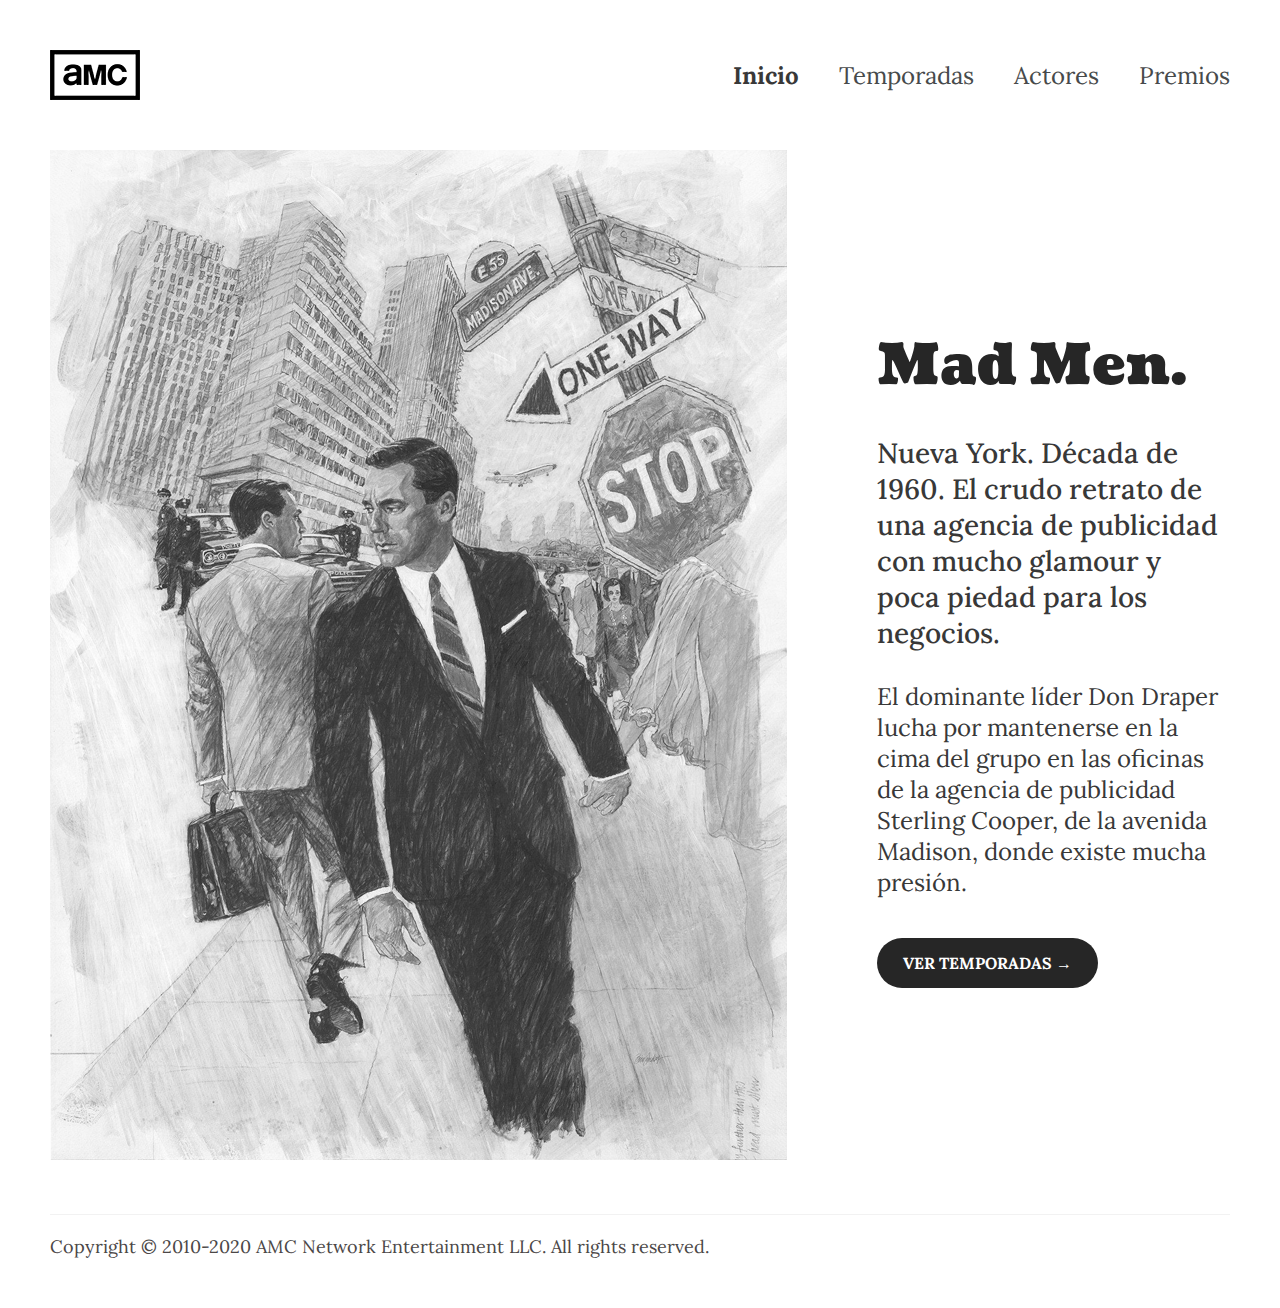
<file: index.html>
<!DOCTYPE html>
<html lang="es">
<head>
    <meta charset="UTF-8">
    <link href="styles.css" rel="stylesheet">
    <link href="https://fonts.googleapis.com/css2?family=Coustard:wght@900&family=Lora:wght@400;500;700&display=swap"
        rel="stylesheet">
    <title>Inicio | Mad Men</title>
</head>
<body>
    <div id="contenedor">
        <nav>
            <img class="logo" src="img/amclogo.png" alt="Logo AMC">
            <ul>
                <li class="activo">Inicio</li>
                <li><a href="temporadas.html">Temporadas</a></li>
                <li><a href="actores.html">Actores</a></li>
                <li><a href="premios.html">Premios</a></li>
            </ul>
        </nav>
        <main id="trama">
            <div>
                <img src="img/inicio.png" alt="Mad Men">
            </div>
            <article>
                <h1>Mad Men.</h1>
                <h2>Nueva York. Década de 1960. El crudo retrato de una agencia de publicidad con mucho glamour y poca piedad para los negocios.</h2>
                <p>El dominante líder Don Draper lucha por mantenerse en la cima del grupo en las oficinas de la agencia de publicidad Sterling Cooper, de la avenida Madison, donde existe mucha presión. </p>
                <a href="temporadas.html" class="boton">Ver temporadas →</a>
            </article>
        </main>
        <footer>
            <p>Copyright © 2010-2020 AMC Network Entertainment LLC. All rights reserved.</p>
        </footer>
    </div>
</body>
</html>
</file>
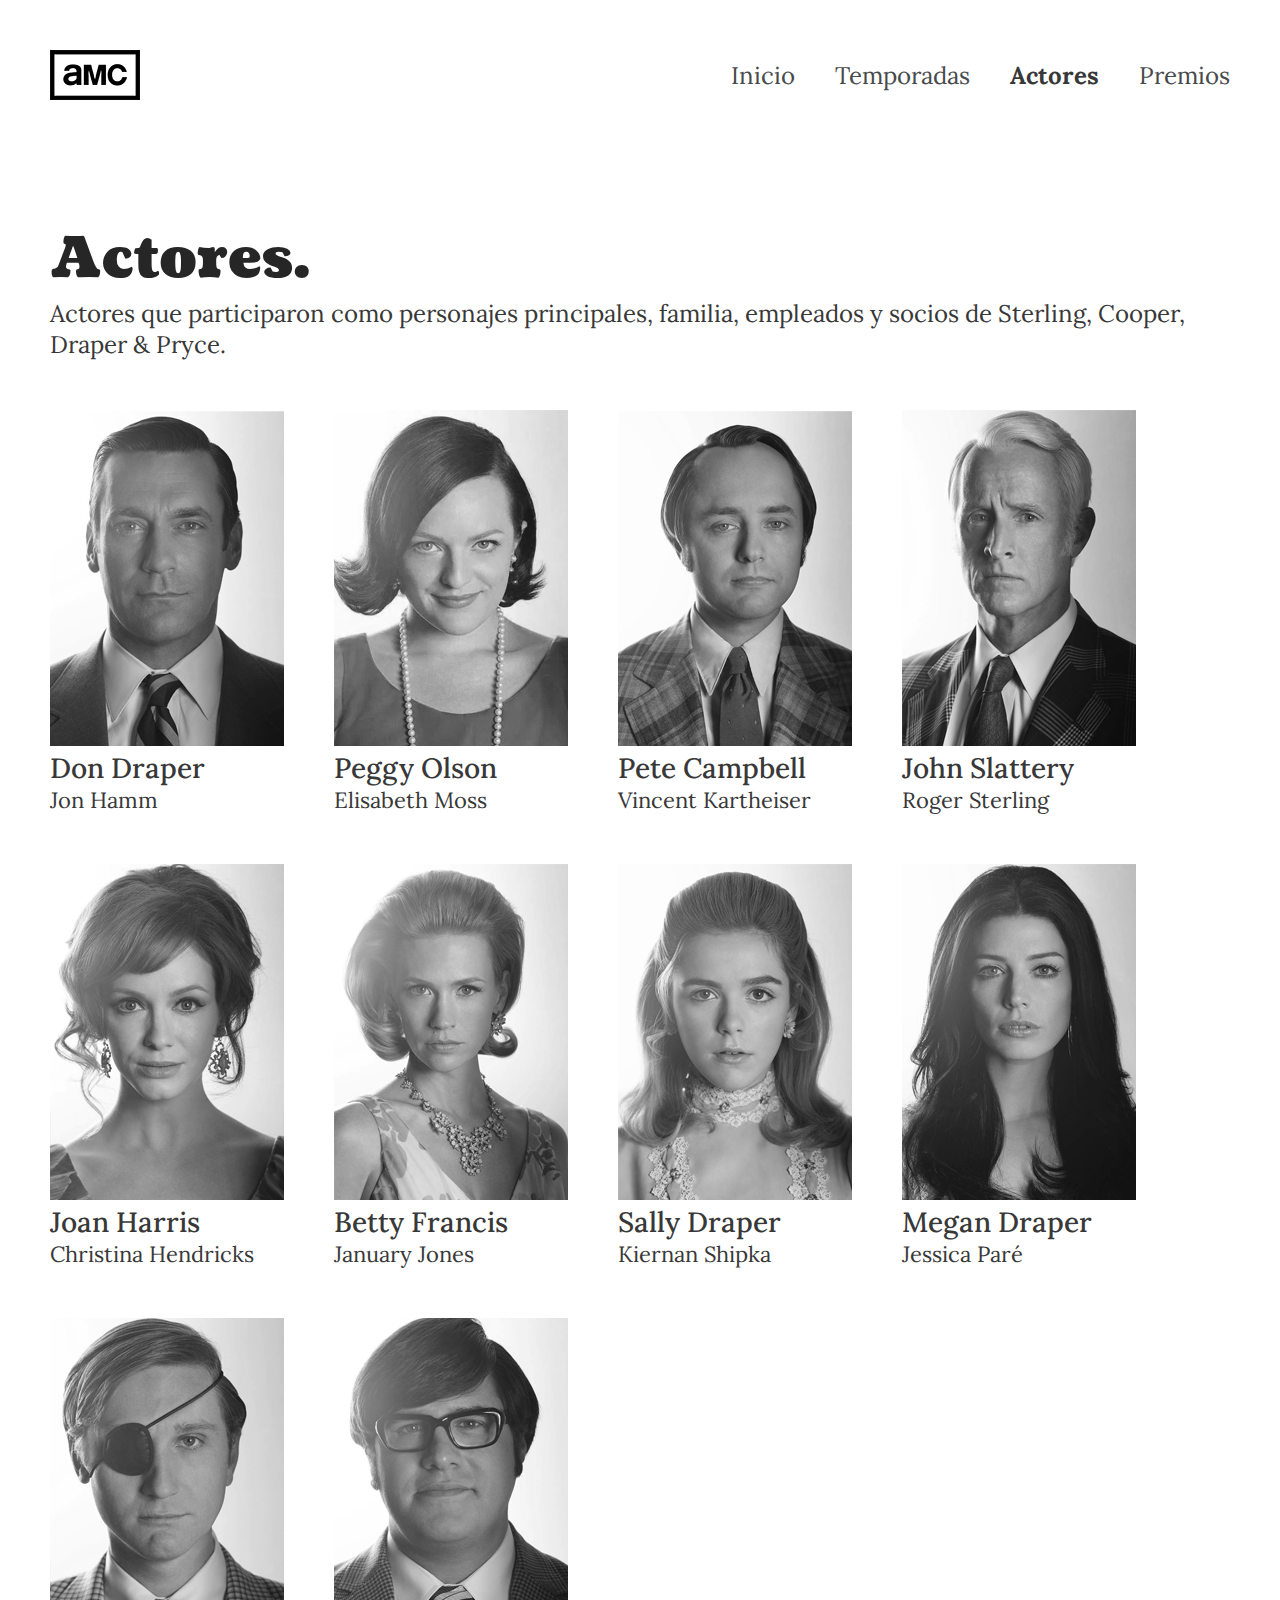
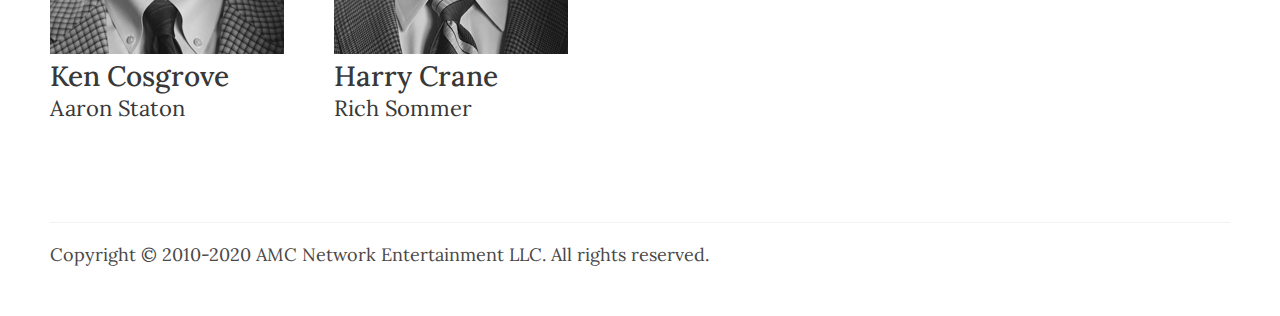
<file: actores.html>
<!DOCTYPE html>
<html lang="es">
<head>
    <meta charset="UTF-8">
    <link href="styles.css" rel="stylesheet">
    <link href="https://fonts.googleapis.com/css2?family=Coustard:wght@900&family=Lora:wght@400;500;700&display=swap"
        rel="stylesheet">
    <title>Actores | Mad Men</title>
</head>
<body>
    <div id="contenedor">
        <nav>
            <img class="logo" src="img/amclogo.png" alt="Logo AMC">
            <ul>
                <li><a href="index.html">Inicio</a></li>
                <li><a href="temporadas.html">Temporadas</a></li>
                <li class="activo">Actores</li>
                <li><a href="premios.html">Premios</a></li>
            </ul>
        </nav>
        <header>
            <h1>Actores.</h1>
            <p>Actores que participaron como personajes principales, familia, empleados y socios de Sterling, Cooper, Draper & Pryce.</p>
        </header>
        <main id="imagenes-actores">
            <article>
                <img src="img/jonhamm.png" alt="Jon Hamm">
                <div>
                    <h2>Don Draper</h2>
                    <h3>Jon Hamm</h3>
                </div>
            </article>
            <article>
                <img src="img/elisabethmoss.png" alt="Elisabeth Moss">
                <div>
                    <h2>Peggy Olson</h2>
                    <h3>Elisabeth Moss</h3>
                </div>
            </article>
            <article>
                <img src="img/vincentkartheiser.png" alt="Vincent Kartheiser">
                <div>
                    <h2>Pete Campbell</h2>
                    <h3>Vincent Kartheiser</h3>
                </div>
            </article>
            <article>
                <img src="img/johnslatterly.png" alt="John Slattery">
                <div>
                    <h2>John Slattery</h2>
                    <h3>Roger Sterling</h3>
                </div>
            </article>
            <article>
                <img src="img/christinahendricks.png" alt="Christina Hendricks">
                <div>
                    <h2>Joan Harris</h2>
                    <h3>Christina Hendricks</h3>
                </div>
            </article>
            <article>
                <img src="img/januaryjones.png" alt="January Jones">
                <div>
                    <h2>Betty Francis</h2>
                    <h3>January Jones</h3>
                </div>
            </article>
            <article>
                <img src="img/kiernanshipka.png" alt="Kiernan Shipka">
                <div>
                    <h2>Sally Draper</h2>
                    <h3>Kiernan Shipka</h3>
                </div>
            </article>
            <article>
                <img src="img/jessicapare.png" alt="Jessica Paré">
                <div>
                    <h2>Megan Draper</h2>
                    <h3>Jessica Paré</h3>
                </div>
            </article>
            <article>
                <img src="img/aaronstaton.png" alt="Aaron Staton">
                <div>
                    <h2>Ken Cosgrove</h2>
                    <h3>Aaron Staton</h3>
                </div>
            </article>
            <article>
                <img src="img/richsommer.png" alt="Rich Sommer">
                <div>
                    <h2>Harry Crane</h2>
                    <h3>Rich Sommer</h3>
                </div>
            </article>
        </main>
        <footer>
            <p>Copyright © 2010-2020 AMC Network Entertainment LLC. All rights reserved.</p>
        </footer>
    </div>
</body>
</html>
</file>
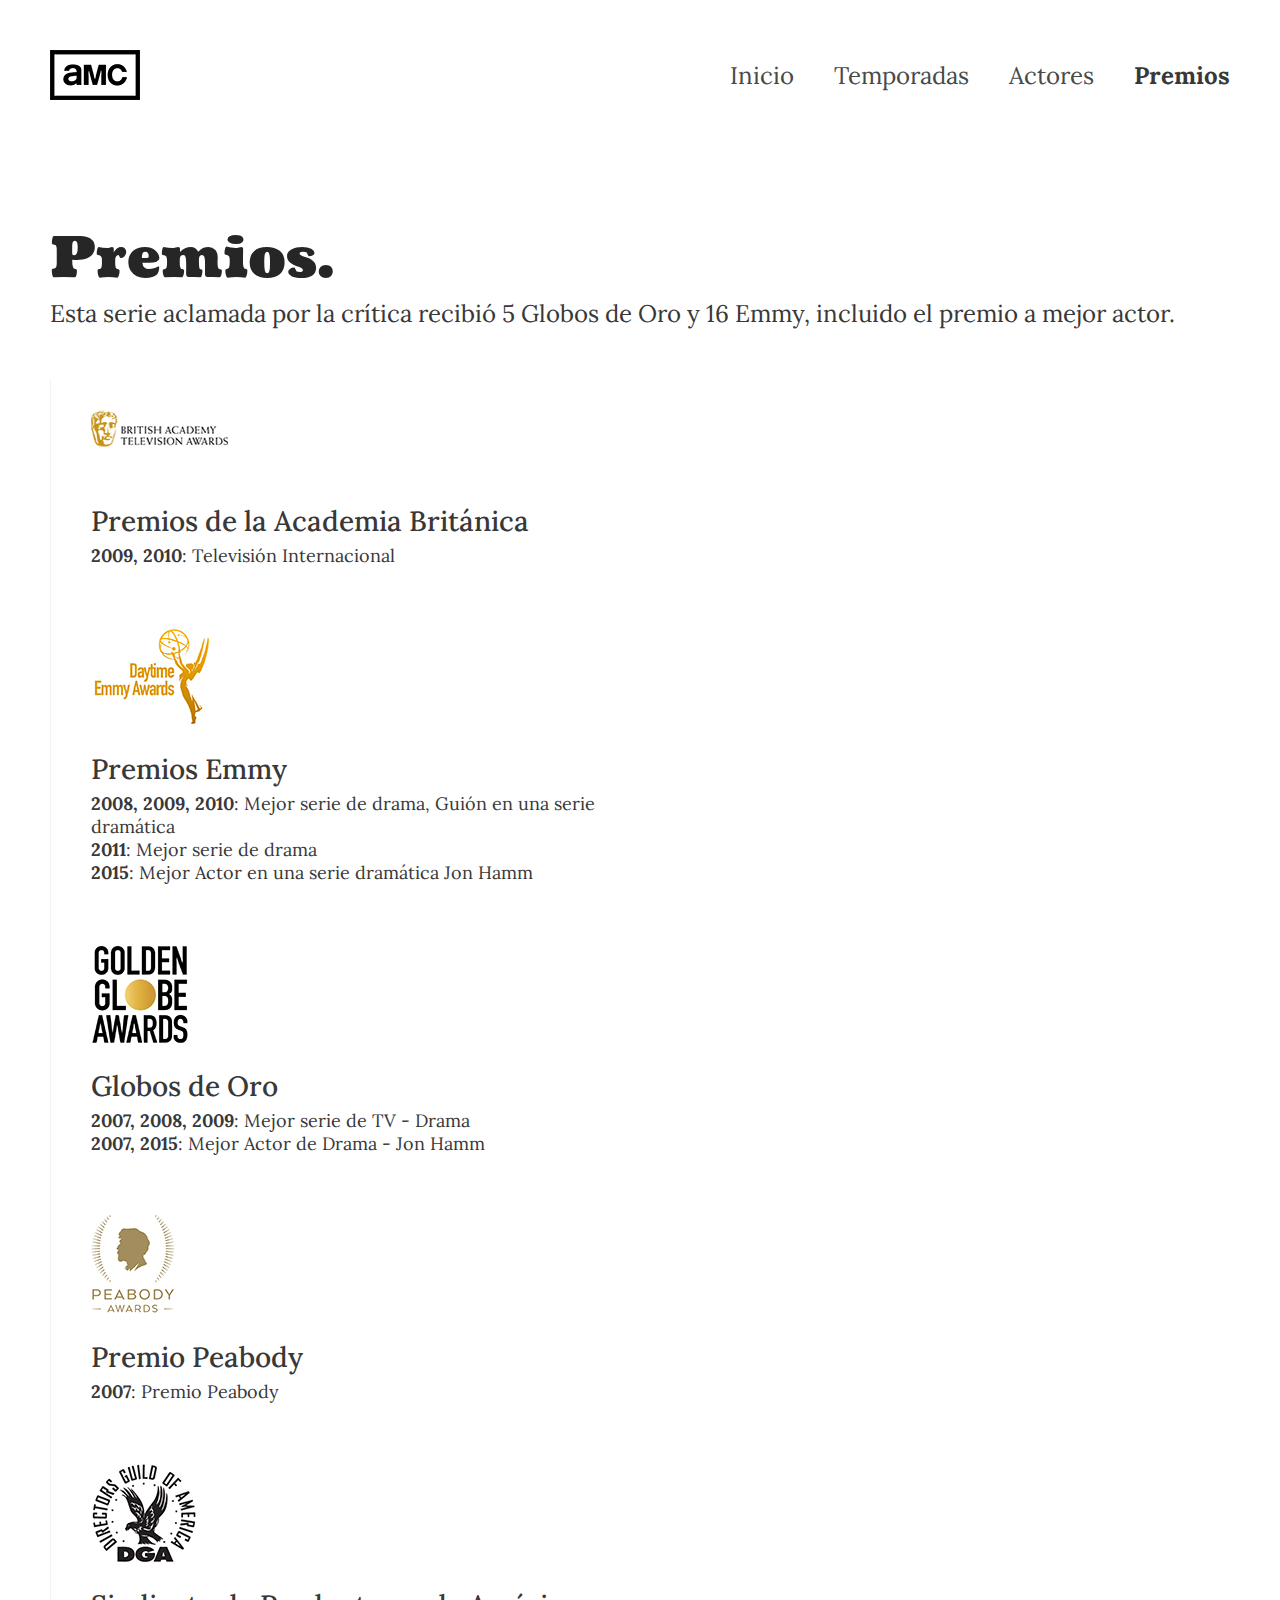
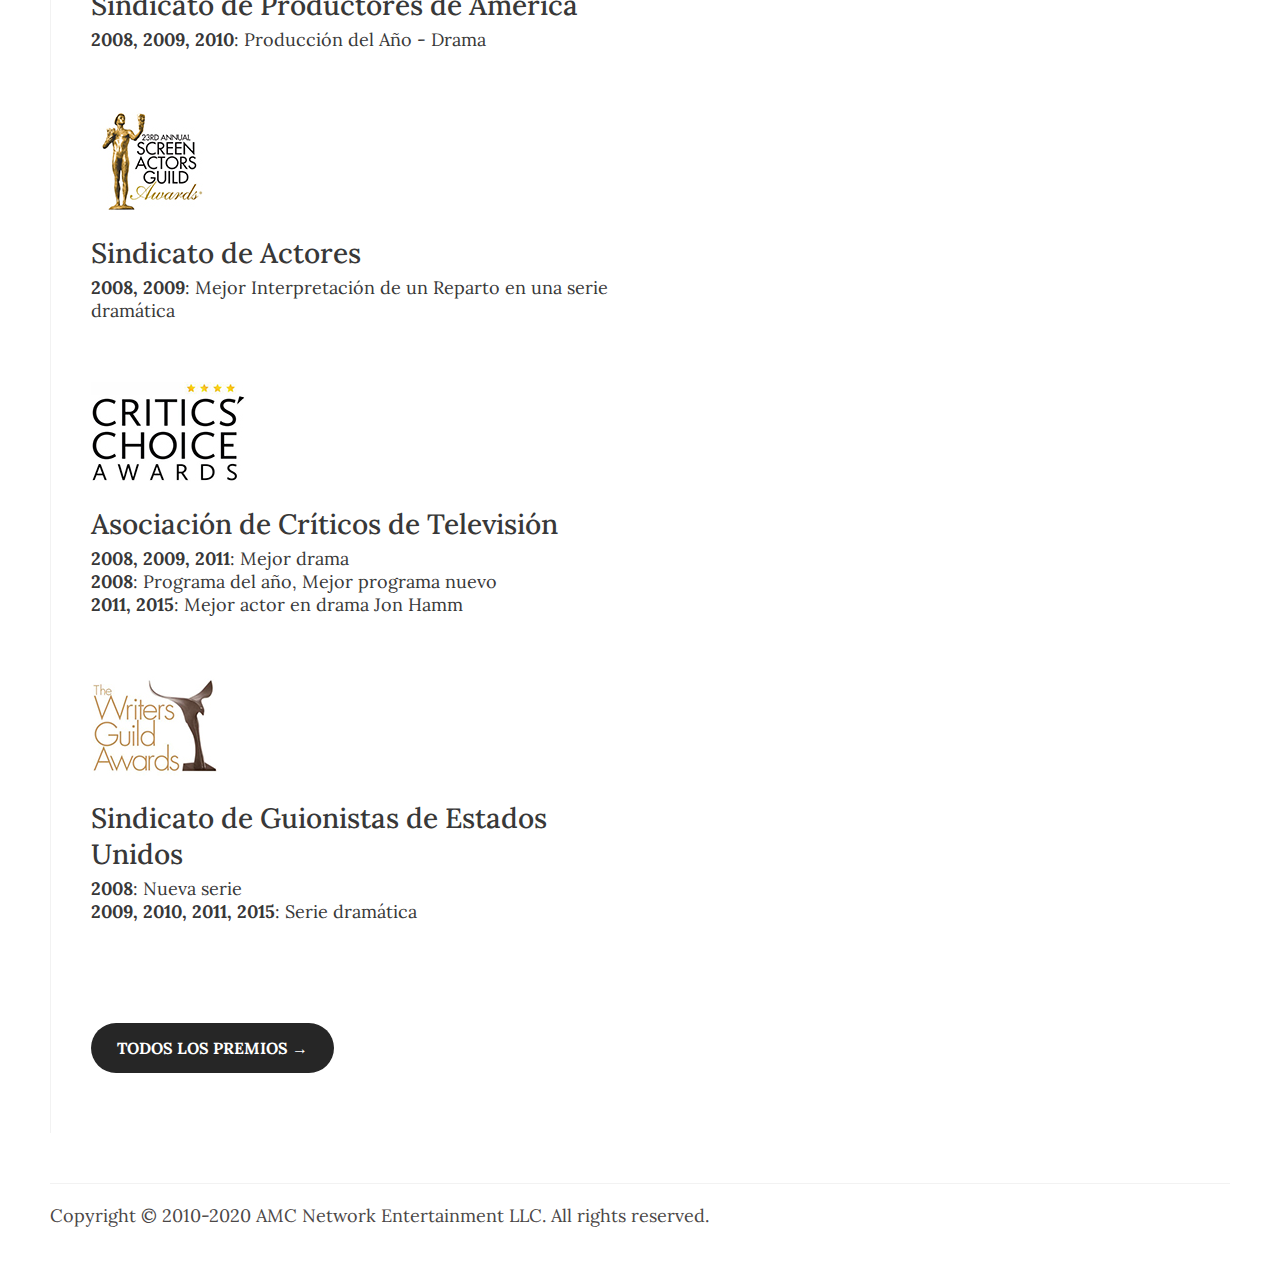
<file: premios.html>
<!DOCTYPE html>
<html lang="es">
<head>
    <meta charset="UTF-8">
    <link href="styles.css" rel="stylesheet">
    <link href="https://fonts.googleapis.com/css2?family=Coustard:wght@900&family=Lora:wght@400;500;700&display=swap"
        rel="stylesheet">
    <title>Premios | Mad Men</title>
</head>
<body>
    <div id="contenedor">
        <nav>
            <img class="logo" src="img/amclogo.png" alt="Logo AMC">
            <ul>
                <li><a href="index.html">Inicio</a></li>
                <li><a href="temporadas.html">Temporadas</a></li>
                <li><a href="actores.html">Actores</a></li>
                <li class="activo">Premios</li>
            </ul>
        </nav>
        <header>
            <h1>Premios.</h1>
            <p>Esta serie aclamada por la crítica recibió 5 Globos de Oro y 16 Emmy, incluido el premio a mejor actor.</p>
        </header>
        <main id="premios">
            <article>
                <img src="img/bafta.png" alt="Premios de la Academia Británica">
                <h2>Premios de la Academia Británica</h2>
                <p><b>2009, 2010</b>: Televisión Internacional</p>
            </article>
            <article>
                <img src="img/emmy.jpg" alt="Premios Emmy">
                <h2>Premios Emmy</h2>
                <p><b>2008, 2009, 2010</b>: Mejor serie de drama, Guión en una serie dramática</p>
                <p><b>2011</b>: Mejor serie de drama</p>
                <p><b>2015</b>: Mejor Actor en una serie dramática Jon Hamm</p>
            </article>
            <article>
                <img src="img/goldenglobe.png" alt="Globos de Oro">
                <h2>Globos de Oro</h2>
                <p><b>2007, 2008, 2009</b>: Mejor serie de TV - Drama</p>
                <p><b>2007, 2015</b>: Mejor Actor de Drama - Jon Hamm</p>
            </article>
            <article>
                <img src="img/peabody.jpg" alt="Premio Peabody">
                <h2>Premio Peabody</h2>
                <p><b>2007</b>: Premio Peabody</p>
            </article>
            <article>
                <img src="img/dga.jpg" alt="Sindicato de Productores">
                <h2>Sindicato de Productores de América</h2>
                <p><b>2008, 2009, 2010</b>: Producción del Año - Drama</p>
            </article>
            <article>
                <img src="img/sag.jpg" alt="Sindicato de Actores">
                <h2>Sindicato de Actores</h2>
                <p><b>2008, 2009</b>: Mejor Interpretación de un Reparto en una serie dramática</p>
            </article>
            <article>
                <img src="img/critics.jpg" alt="Asociación de Críticos de Televisión">
                <h2>Asociación de Críticos de Televisión</h2>
                <p><b>2008, 2009, 2011</b>: Mejor drama</p>
                <p><b>2008</b>: Programa del año, Mejor programa nuevo</p>
                <p><b>2011, 2015</b>: Mejor actor en drama Jon Hamm</p>
            </article>
            <article>
                <img src="img/wga.jpg" alt="Sindicato de Guionistas de Estados Unidos">
                <h2>Sindicato de Guionistas de Estados Unidos</h2>
                <p><b>2008</b>: Nueva serie</p>
                <p><b>2009, 2010, 2011, 2015</b>: Serie dramática</p>
            </article>
            <div>
                <a href="https://es.qwe.wiki/wiki/List_of_awards_and_nominations_received_by_Mad_Men" target="_blank" class="boton">Todos los premios →</a>
            </div>
        </main>
        <footer>
            <p>Copyright © 2010-2020 AMC Network Entertainment LLC. All rights reserved.</p>
        </footer>
    </div>
</body>
</html>
</file>
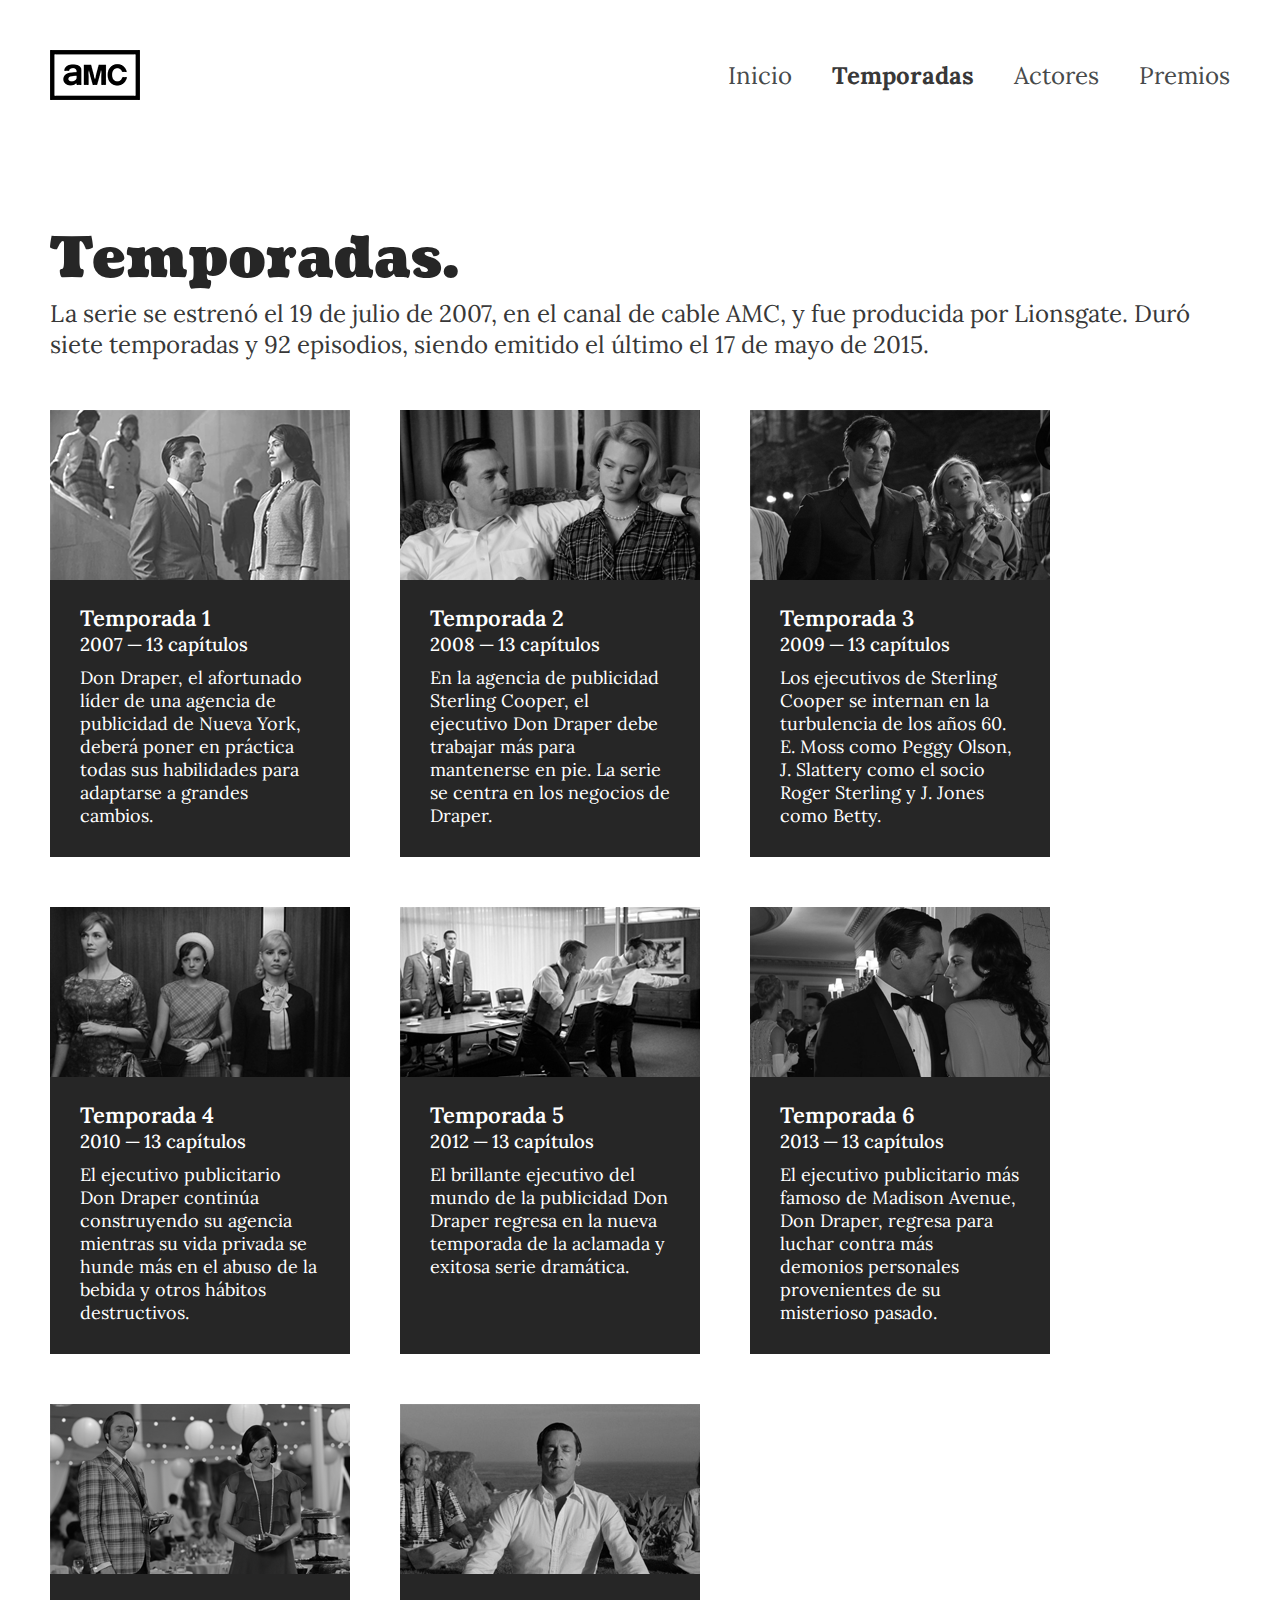
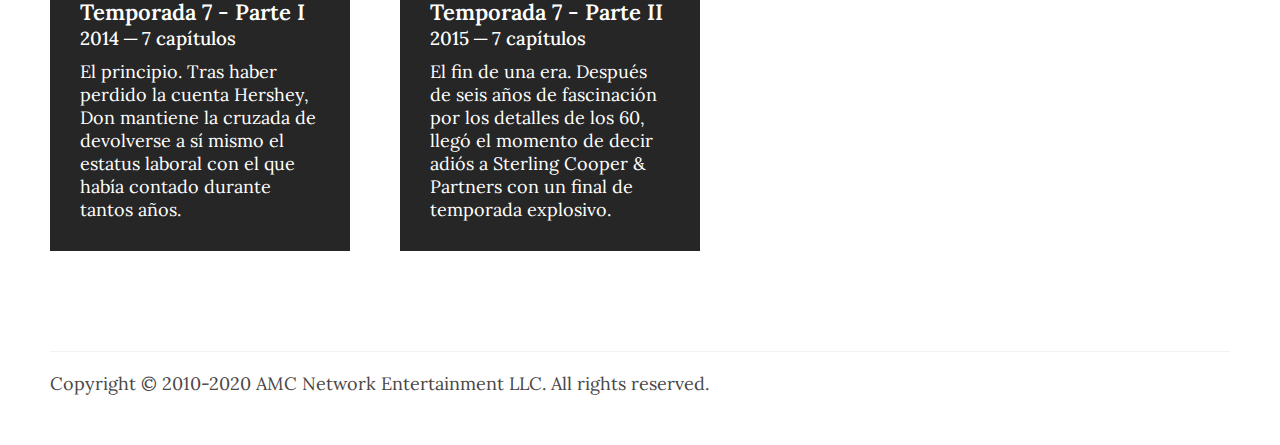
<file: temporadas.html>
<!DOCTYPE html>
<html lang="es">
<head>
    <meta charset="UTF-8">
    <link href="styles.css" rel="stylesheet">
    <link href="https://fonts.googleapis.com/css2?family=Coustard:wght@900&family=Lora:wght@400;500;700&display=swap"
        rel="stylesheet">
    <title>Temporadas | Mad Men</title>
</head>
<body>
    <div id="contenedor">
        <nav>
            <img class="logo" src="img/amclogo.png" alt="Logo AMC">
            <ul>
                <li><a href="index.html">Inicio</a></li>
                <li class="activo">Temporadas</li>
                <li><a href="actores.html">Actores</a></li>
                <li><a href="premios.html">Premios</a></li>
            </ul>
        </nav>
        <header>
            <h1>Temporadas.</h1>
            <p>La serie se estrenó el 19 de julio de 2007, en el canal de cable AMC, y fue producida por Lionsgate. Duró siete temporadas y 92 episodios, siendo emitido el último el 17 de mayo de 2015.</p>
        </header>
        <main id="temporadas">
            <article>
                <img src="img/temporada1.png" alt="Temporada 1">
                <div>
                    <h2>Temporada 1</h2>
                    <h3>2007 ─ 13 capítulos</h3>
                    <p>Don Draper, el afortunado líder de una agencia de publicidad de Nueva York, deberá poner en práctica todas sus habilidades para adaptarse a grandes cambios.</p>
                </div>
            </article>
            <article>
                <img src="img/temporada2.png" alt="Temporada 2">
                <div>
                    <h2>Temporada 2</h2>
                    <h3>2008 ─ 13 capítulos</h3>
                    <p>En la agencia de publicidad Sterling Cooper, el ejecutivo Don Draper debe trabajar más para mantenerse en pie. La serie se centra en los negocios de Draper.</p>
                </div>
            </article>
            <article>
                <img src="img/temporada3.png" alt="Temporada 3">
                <div>
                    <h2>Temporada 3</h2>
                    <h3>2009 ─ 13 capítulos</h3>
                    <p>Los ejecutivos de Sterling Cooper se internan en la turbulencia de los años 60. E. Moss como Peggy Olson, J. Slattery como el socio Roger Sterling y J. Jones como Betty.</p>
                </div>
            </article>
            <article>
                <img src="img/temporada4.png" alt="Temporada 4">
                <div>
                    <h2>Temporada 4</h2>
                    <h3>2010 ─ 13 capítulos</h3>
                    <p>El ejecutivo publicitario Don Draper continúa construyendo su agencia mientras su vida privada se hunde más en el abuso de la bebida y otros hábitos destructivos.</p>
                </div>
            </article>
            <article>
                <img src="img/temporada5.png" alt="Temporada 5">
                <div>
                    <h2>Temporada 5</h2>
                    <h3>2012 ─ 13 capítulos</h3>
                    <p>El brillante ejecutivo del mundo de la publicidad Don Draper regresa en la nueva temporada de la aclamada y exitosa serie dramática.</p>
                </div>
            </article>
            <article>
                <img src="img/temporada6.png" alt="Temporada 6">
                <div>
                    <h2>Temporada 6</h2>
                    <h3>2013 ─ 13 capítulos</h3>
                    <p>El ejecutivo publicitario más famoso de Madison Avenue, Don Draper, regresa para luchar contra más demonios personales provenientes de su misterioso pasado.</p>
                </div>
            </article>
            <article>
                <img src="img/temporada7.png" alt="Temporada 7 parte 1">
                <div>
                    <h2>Temporada 7 - Parte I</h2>
                    <h3>2014 ─ 7 capítulos</h3>
                    <p>El principio. Tras haber perdido la cuenta Hershey, Don mantiene la cruzada de devolverse a sí mismo el estatus laboral con el que había contado durante tantos años.</p>
                </div>
            </article>
            <article>
                <img src="img/temporada7parte2.png" alt="Temporada 7 parte 2">
                <div>
                    <h2>Temporada 7 - Parte II</h2>
                    <h3>2015 ─ 7 capítulos</h3>
                    <p>El fin de una era. Después de seis años de fascinación por los detalles de los 60, llegó el momento de decir adiós a Sterling Cooper & Partners con un final de temporada explosivo.</p>
                </div>
            </article>
        </main>
        <footer>
            <p>Copyright © 2010-2020 AMC Network Entertainment LLC. All rights reserved.</p>
        </footer>
    </div>
</body>
</html>
</file>
<file: styles.css>
* {
    margin: 0;
    padding: 0;
    box-sizing: border-box;
}
*::selection {
    background-color: #f4f4e8;
}
body {
    font-family: 'Lora', serif;
    color: #383838;
    padding: 50px;
    background-color: #FFFFFF;
}
h1 {
    font-family: 'Coustard', serif;
    font-size: 56px;
    color: #262626;
}
h2 {
    font-size: 28px;
    font-weight: 500;
}
p {
    font-size: 18px;
}

/* Header */

header {
    margin-top: 120px;
}
header p {
    font-size: 24px;
}
nav {
    display: flex;
    justify-content: space-between;
    align-items: center;
}
nav ul {
    display: flex;
    list-style-type: none;
}
nav li {
    padding: 0 20px;
    font-size: 24px;
}
nav li:last-child {
    padding-right: 0;
}
nav li.activo {
    font-weight: bold;
}
nav a:link {
    text-decoration: none;
    color: #474a4b;
}
nav a:hover {
    color: #b34d4d;
}
nav a:active {
    font-weight: bold;
}
nav a:visited {
    color: #000000;
}
#contenedor {
    max-width: 1920px;
    margin: 0 auto;
}
main {
    margin: 50px 0;
}

/* Columnas */

#premios, #imagenes-actores, #temporadas {
    display: flex;
    flex-wrap: wrap;
    justify-content: flex-start;
}
#trama {
    display: flex;
    align-items: center;
}

/* Inicio */

#trama article {
    margin-left: 90px;
}
#trama article h1,
#trama article h2 {
    margin-bottom: 30px;
}
#trama article p {
    font-size: 24px;
}

/* Boton */

a.boton:link {
    display: inline-flex;
    background-color: #262626;
    color: #FFFFFF;
    font-weight: bold;
    text-decoration: none;
    text-transform: uppercase;
    margin-top: 40px;
    padding: 15px 26px;
    border-radius: 50px;
}
a.boton:active {
    background-color: #4b4747;
}
a.boton:hover {
    background-color: #b34d4d;
}
a.boton:visited {
    background-color: #f2f2f2;
    color: #262626;
}

/* Footer */

footer p {
    color: #4b4747;
    padding-top: 20px;
    border-top: 1px solid #f2f2f2;
}

/* Actores */

#imagenes-actores article {
    margin: 0 50px 50px 0;
}
#imagenes-actores h4 {
    font-size: 22px;
    font-weight: 400;
}
#imagenes-actores h3 {
    font-size: 22px;
    font-weight: 400;
}

/* Premios */

#premios article, #premios div {
    padding: 0 40px 60px 40px;
    width: 600px;
    border-left: 1px solid #f2f2f2;
}
#premios img {
    height: 100px;
    margin-bottom: 20px;
}
#premios h2 {
    margin-bottom: 5px;
}
#premios div {
    display: inline-flex;
    align-items: center;
}

/* Temporadas */

#temporadas article {
    background-color: #262626;
    color: #FFFFFF;
    width: 300px;
    margin: 0 50px 50px 0;
}
#temporadas article div {
    padding: 20px 30px 30px 30px;
}
#temporadas h2 {
    font-size: 22px;
    font-weight: 600;
}
#temporadas h3 {
    margin-bottom: 10px;
    font-weight: 500;
}
</file>
